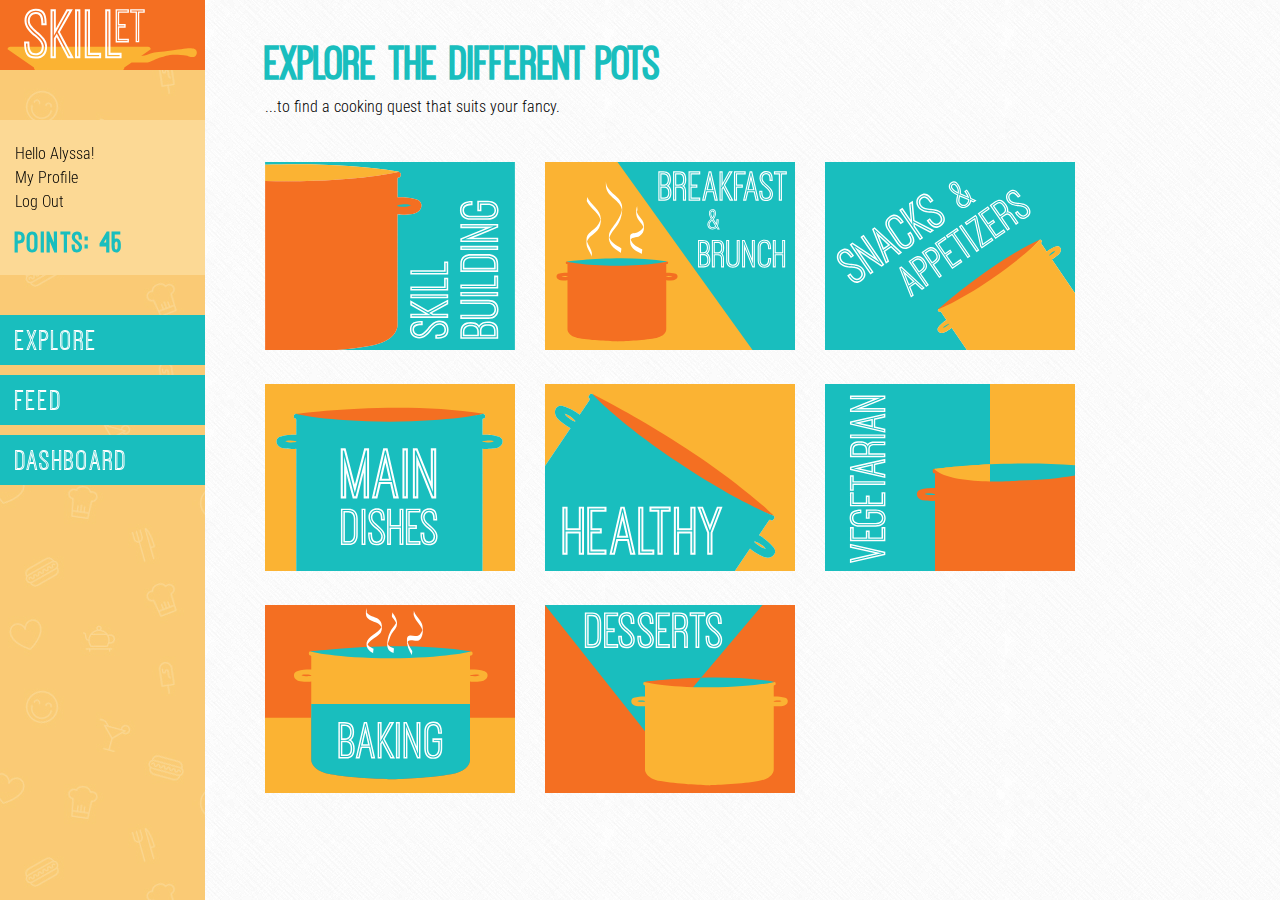
<file: index.html>
<!DOCTYPE html>
<html>
<head>
  <title>Skillet - Play. Learn. Cook.</title>
  <link rel="stylesheet" type="text/css" href="css/01normalize.css">
  <link rel="stylesheet" type="text/css" href="css/02skeleton.css">
  <link href='http://fonts.googleapis.com/css?family=Roboto+Condensed:300,400' rel='stylesheet' type='text/css'>
  <link rel="stylesheet" type="text/css" href="css/styles.css">
</head>
<body>
<div id="header">
  <div id="logo"> <img src="images/logo.svg"> </div>
  <div id="profile_corner">
    <p>Hello Alyssa!<br>
      <a href="#">My Profile</a><br>
      <a href="#">Log Out</a>
    </p>
    <h3>POINTS: 45</h3>
  </div>

  <div id="nav">
    <ul>
      <li><a href="index.html">Explore</a></li>
      <li><a href="feed.html">Feed</a></li>
      <li><a href="dashboard.html">Dashboard</a></li>
    </ul>
  </div>

</div> <!-- closes #header -->

<div id="main">

 <div id="intro">
      <h1>Explore the different Pots</h1>
      <p>...to find a cooking quest that suits your fancy.</p>
  </div>

  
  <div id="content">  

    <div id="pots_all">

      <div class="pot">
        <img src="images/01pot_skill.svg">
      </div>
      <div class="pot">
        <img src="images/02pot_breakfast.svg">
      </div>
      <div class="pot">
        <img src="images/03pot_snacks.svg">
      </div>
      <div class="pot">
        <img src="images/04pot_main.svg">
      </div>


      <div class="pot">
        <img src="images/05pot_healthy.svg">
      </div>
      <div class="pot">
        <img src="images/06pot_vegetarian.svg">
      </div>
      <div class="pot">
        <img src="images/07pot_baking.svg">
      </div>
      <div class="pot">
        <img src="images/08pot_desserts.svg">
      </div>

    </div> <!-- closes #pots_all -->

  </div> <!-- closes #content -->

</div> <!-- closes .container -->

</body>
</html>
</file>
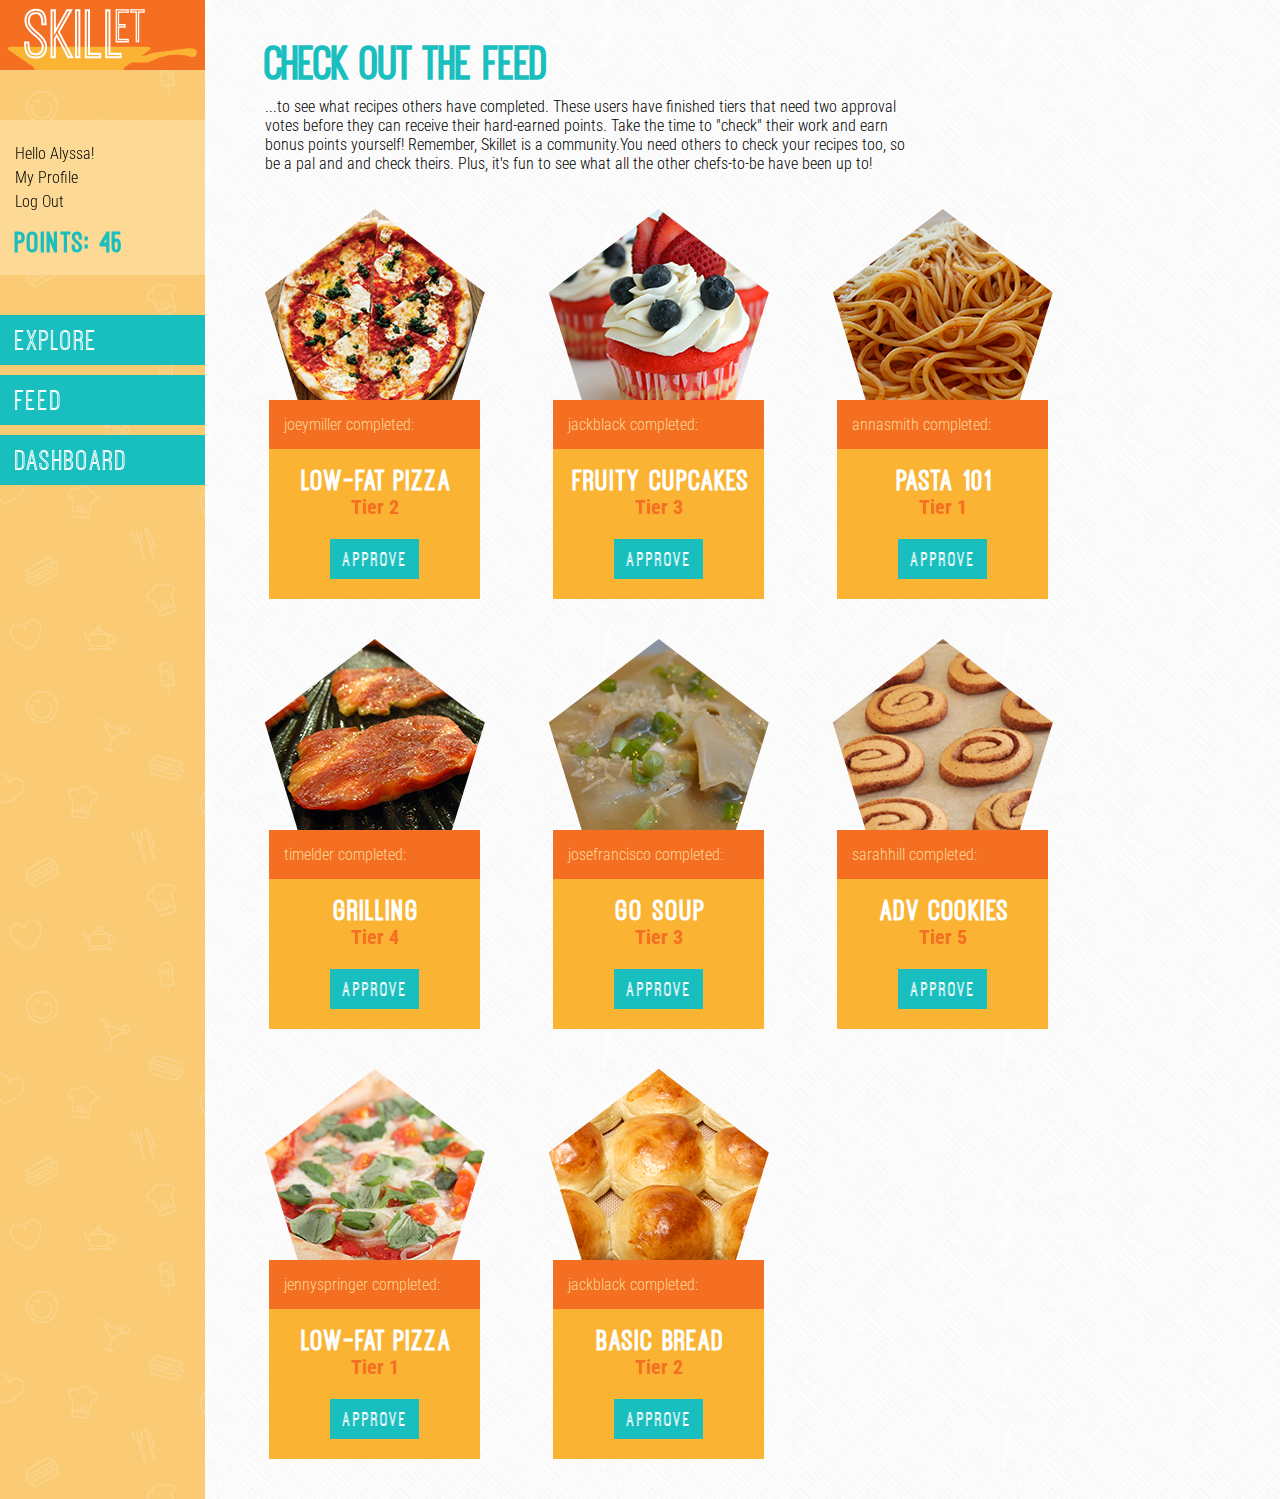
<file: feed.html>
<!DOCTYPE html>
<html>
<head>
  <title>Skillet - Play. Learn. Cook.</title>
  <link rel="stylesheet" type="text/css" href="css/01normalize.css">
  <link rel="stylesheet" type="text/css" href="css/02skeleton.css">
  <link href='http://fonts.googleapis.com/css?family=Roboto+Condensed:300,400' rel='stylesheet' type='text/css'>
  <link rel="stylesheet" type="text/css" href="css/styles.css">
</head>
<body>
<div id="header">
  <div id="logo"> <img src="images/logo.svg"> </div>
  <div id="profile_corner">
    <p>Hello Alyssa!<br>
      <a href="#">My Profile</a><br>
      <a href="#">Log Out</a>
    </p>
    <h3>POINTS: 45</h3>
  </div> <!-- closes #profile_corner -->

  <div id="nav">
    <ul>
      <li><a href="index.html">Explore</a></li>
      <li><a href="feed.html">Feed</a></li>
      <li><a href="dashboard.html">Dashboard</a></li>
    </ul>
  </div> <!-- closes #nav -->

</div> <!-- closes #header -->

<div id="main">
  
 <div id="intro">
      <h1>Check out the Feed</h1>
      <p>...to see what recipes others have completed. These users have finished tiers that need two approval votes before they can receive their hard-earned points. Take the time to "check" their work and earn bonus points yourself! Remember, Skillet is a community.You need others to check your recipes too, so be a pal and and check theirs. Plus, it's fun to see what all the other chefs-to-be have been up to!
      </p>  
  </div> <!-- closes #intro -->

  
  <div id="content"> 


    <div id="feed_all">

      <div class="feed_item">
        <div class="penta gon"></div>
        <div class="feed_textbox">
          <p>joeymiller completed:</p>
          <h3>Low-Fat Pizza</h3>
          <h4>Tier 2</h4>
          <button>Approve</button>
        </div>
      </div>

      <div class="feed_item">
        <div class="penta gon"></div>
        <div class="feed_textbox">
          <p>jackblack completed:</p>
          <h3>Fruity Cupcakes</h3>
          <h4>Tier 3</h4>
          <button>Approve</button>
        </div>
      </div>

      <div class="feed_item">
        <div class="penta gon"></div>
        <div class="feed_textbox">
          <p>annasmith completed:</p>
          <h3>Pasta 101</h3>
          <h4>Tier 1</h4>
          <button>Approve</button>
        </div>
      </div>

      <div class="feed_item">
        <div class="penta gon"></div>
        <div class="feed_textbox">
          <p>timelder completed:</p>
          <h3>Grilling</h3>
          <h4>Tier 4</h4>
          <button>Approve</button>
        </div>
      </div>

      <div class="feed_item">
        <div class="penta gon"></div>
        <div class="feed_textbox">
          <p>josefrancisco completed:</p>
          <h3>Go Soup</h3>
          <h4>Tier 3</h4>
          <button>Approve</button>
        </div>
      </div>

      <div class="feed_item">
        <div class="penta gon"></div>
        <div class="feed_textbox">
          <p>sarahhill completed:</p>
          <h3>Adv Cookies</h3>
          <h4>Tier 5</h4>
          <button>Approve</button>
        </div>
      </div>

      <div class="feed_item">
        <div class="penta gon"></div>
        <div class="feed_textbox">
          <p>jennyspringer completed:</p>
          <h3>Low-Fat Pizza</h3>
          <h4>Tier 1</h4>
          <button>Approve</button>
        </div>
      </div>

      <div class="feed_item">
        <div class="penta gon"></div>
        <div class="feed_textbox">
          <p>jackblack completed:</p>
          <h3>Basic Bread</h3>
          <h4>Tier 2</h4>
          <button>Approve</button>
        </div>
      </div>

    </div> <!-- closes #feed_all -->


  </div> <!-- closes #content -->

</div> <!-- closes #main -->

</body>
</html>
</file>
<file: css/02skeleton.css>
/*
* Skeleton V1.2
* Copyright 2011, Dave Gamache
* www.getskeleton.com
* Free to use under the MIT license.
* http://www.opensource.org/licenses/mit-license.php
* 6/20/2012
*/


/* Table of Contents
==================================================
    #Base 960 Grid
    #Tablet (Portrait)
    #Mobile (Portrait)
    #Mobile (Landscape)
    #Clearing */



/* #Base 960 Grid
================================================== */

    .container                                  { position: relative; width: 960px; margin: 0 auto; padding: 0; }
    .container .column,
    .container .columns                         { float: left; display: inline; margin-left: 10px; margin-right: 10px; }
    .row                                        { margin-bottom: 20px; }

    /* Nested Column Classes */
    .column.alpha, .columns.alpha               { margin-left: 0; }
    .column.omega, .columns.omega               { margin-right: 0; }

    /* Base Grid */
    .container .one.column,
    .container .one.columns                     { width: 40px;  }
    .container .two.columns                     { width: 100px; }
    .container .three.columns                   { width: 160px; }
    .container .four.columns                    { width: 220px; }
    .container .five.columns                    { width: 280px; }
    .container .six.columns                     { width: 340px; }
    .container .seven.columns                   { width: 400px; }
    .container .eight.columns                   { width: 460px; }
    .container .nine.columns                    { width: 520px; }
    .container .ten.columns                     { width: 580px; }
    .container .eleven.columns                  { width: 640px; }
    .container .twelve.columns                  { width: 700px; }
    .container .thirteen.columns                { width: 760px; }
    .container .fourteen.columns                { width: 820px; }
    .container .fifteen.columns                 { width: 880px; }
    .container .sixteen.columns                 { width: 940px; }

    .container .one-third.column                { width: 300px; }
    .container .two-thirds.column               { width: 620px; }

    /* Offsets */
    .container .offset-by-one                   { padding-left: 60px;  }
    .container .offset-by-two                   { padding-left: 120px; }
    .container .offset-by-three                 { padding-left: 180px; }
    .container .offset-by-four                  { padding-left: 240px; }
    .container .offset-by-five                  { padding-left: 300px; }
    .container .offset-by-six                   { padding-left: 360px; }
    .container .offset-by-seven                 { padding-left: 420px; }
    .container .offset-by-eight                 { padding-left: 480px; }
    .container .offset-by-nine                  { padding-left: 540px; }
    .container .offset-by-ten                   { padding-left: 600px; }
    .container .offset-by-eleven                { padding-left: 660px; }
    .container .offset-by-twelve                { padding-left: 720px; }
    .container .offset-by-thirteen              { padding-left: 780px; }
    .container .offset-by-fourteen              { padding-left: 840px; }
    .container .offset-by-fifteen               { padding-left: 900px; }



/* #Tablet (Portrait)
================================================== */

    /* Note: Design for a width of 768px */

    @media only screen and (min-width: 768px) and (max-width: 959px) {
        .container                                  { width: 768px; }
        .container .column,
        .container .columns                         { margin-left: 10px; margin-right: 10px;  }
        .column.alpha, .columns.alpha               { margin-left: 0; margin-right: 10px; }
        .column.omega, .columns.omega               { margin-right: 0; margin-left: 10px; }
        .alpha.omega                                { margin-left: 0; margin-right: 0; }

        .container .one.column,
        .container .one.columns                     { width: 28px; }
        .container .two.columns                     { width: 76px; }
        .container .three.columns                   { width: 124px; }
        .container .four.columns                    { width: 172px; }
        .container .five.columns                    { width: 220px; }
        .container .six.columns                     { width: 268px; }
        .container .seven.columns                   { width: 316px; }
        .container .eight.columns                   { width: 364px; }
        .container .nine.columns                    { width: 412px; }
        .container .ten.columns                     { width: 460px; }
        .container .eleven.columns                  { width: 508px; }
        .container .twelve.columns                  { width: 556px; }
        .container .thirteen.columns                { width: 604px; }
        .container .fourteen.columns                { width: 652px; }
        .container .fifteen.columns                 { width: 700px; }
        .container .sixteen.columns                 { width: 748px; }

        .container .one-third.column                { width: 236px; }
        .container .two-thirds.column               { width: 492px; }

        /* Offsets */
        .container .offset-by-one                   { padding-left: 48px; }
        .container .offset-by-two                   { padding-left: 96px; }
        .container .offset-by-three                 { padding-left: 144px; }
        .container .offset-by-four                  { padding-left: 192px; }
        .container .offset-by-five                  { padding-left: 240px; }
        .container .offset-by-six                   { padding-left: 288px; }
        .container .offset-by-seven                 { padding-left: 336px; }
        .container .offset-by-eight                 { padding-left: 384px; }
        .container .offset-by-nine                  { padding-left: 432px; }
        .container .offset-by-ten                   { padding-left: 480px; }
        .container .offset-by-eleven                { padding-left: 528px; }
        .container .offset-by-twelve                { padding-left: 576px; }
        .container .offset-by-thirteen              { padding-left: 624px; }
        .container .offset-by-fourteen              { padding-left: 672px; }
        .container .offset-by-fifteen               { padding-left: 720px; }
    }


/*  #Mobile (Portrait)
================================================== */

    /* Note: Design for a width of 320px */

    @media only screen and (max-width: 767px) {
        .container { width: 300px; }
        .container .columns,
        .container .column { margin: 0; }

        .container .one.column,
        .container .one.columns,
        .container .two.columns,
        .container .three.columns,
        .container .four.columns,
        .container .five.columns,
        .container .six.columns,
        .container .seven.columns,
        .container .eight.columns,
        .container .nine.columns,
        .container .ten.columns,
        .container .eleven.columns,
        .container .twelve.columns,
        .container .thirteen.columns,
        .container .fourteen.columns,
        .container .fifteen.columns,
        .container .sixteen.columns,
        .container .one-third.column,
        .container .two-thirds.column  { width: 300px; }

        /* Offsets */
        .container .offset-by-one,
        .container .offset-by-two,
        .container .offset-by-three,
        .container .offset-by-four,
        .container .offset-by-five,
        .container .offset-by-six,
        .container .offset-by-seven,
        .container .offset-by-eight,
        .container .offset-by-nine,
        .container .offset-by-ten,
        .container .offset-by-eleven,
        .container .offset-by-twelve,
        .container .offset-by-thirteen,
        .container .offset-by-fourteen,
        .container .offset-by-fifteen { padding-left: 0; }

    }


/* #Mobile (Landscape)
================================================== */

    /* Note: Design for a width of 480px */

    @media only screen and (min-width: 480px) and (max-width: 767px) {
        .container { width: 420px; }
        .container .columns,
        .container .column { margin: 0; }

        .container .one.column,
        .container .one.columns,
        .container .two.columns,
        .container .three.columns,
        .container .four.columns,
        .container .five.columns,
        .container .six.columns,
        .container .seven.columns,
        .container .eight.columns,
        .container .nine.columns,
        .container .ten.columns,
        .container .eleven.columns,
        .container .twelve.columns,
        .container .thirteen.columns,
        .container .fourteen.columns,
        .container .fifteen.columns,
        .container .sixteen.columns,
        .container .one-third.column,
        .container .two-thirds.column { width: 420px; }
    }


/* #Clearing
================================================== */

    /* Self Clearing Goodness */
    .container:after { content: "\0020"; display: block; height: 0; clear: both; visibility: hidden; }

    /* Use clearfix class on parent to clear nested columns,
    or wrap each row of columns in a <div class="row"> */
    .clearfix:before,
    .clearfix:after,
    .row:before,
    .row:after {
      content: '\0020';
      display: block;
      overflow: hidden;
      visibility: hidden;
      width: 0;
      height: 0; }
    .row:after,
    .clearfix:after {
      clear: both; }
    .row,
    .clearfix {
      zoom: 1; }

    /* You can also use a <br class="clear" /> to clear columns */
    .clear {
      clear: both;
      display: block;
      overflow: hidden;
      visibility: hidden;
      width: 0;
      height: 0;
    }
</file>
<file: css/styles.css>
html {
  height: 100%;
}

/* Generated by Font Squirrel (http://www.fontsquirrel.com) on March 18, 2014 */

@font-face {
    font-family: 'ostrich_sans_inlineregular';
    src: url('ostrich_sans_inline-regular-webfont.eot');
    src: url('ostrich_sans_inline-regular-webfont.eot?#iefix') format('embedded-opentype'),
         url('ostrich_sans_inline-regular-webfont.woff') format('woff'),
         url('ostrich_sans_inline-regular-webfont.ttf') format('truetype'),
         url('ostrich_sans_inline-regular-webfont.svg#ostrich_sans_inlineregular') format('svg');
    font-weight: normal;
    font-style: normal;

}

body {
  background-color: white;
  background: url("../images/bg4.jpg");
  background-repeat: repeat;
  font-family: 'Roboto Condensed', sans-serif;
  font-weight: 300; 
  height: 100%;
}

img {
  margin: 0px;
  padding: 0px;
}

a {
  text-decoration: none;
  color: black;
}

#header {
  display: inline-block;
  width: 16%;
  position: fixed;
  left: 0px;
  top: 0px;
}

#logo {
  display: block;
  margin: 0px;
  padding: 0px;
  height: 80px;
  width: 100%;
}

#logo img {
  width: 100%;
}

#profile_corner {
  width: 100%;
  background-color: #FCD995;
  display: block;
  margin-top: 40px;
  margin-bottom: 40px;
  padding-top: 6px;
  padding-bottom: 6px;
  line-height: 1.5em;
}

#profile_corner p {
  margin-left: 15px;
}

#profile_corner h3 {
  font-family: 'ostrich_sans_inlineregular', sans-serif;
  letter-spacing: 2px;
  font-size: 30px;
  margin: 0px;
  margin-left: 15px;
  margin-bottom: 15px;
  color: #19bebe;
}

#nav {
  display: block;
  list-style-type: none;
  padding: 0px;
  margin: 0px;
}

#nav a, #nav a:visited {
  font-family: 'ostrich_sans_inlineregular', sans-serif;
  color: white;
  font-size: 30px;
  letter-spacing: 2px;
}

#nav a:hover {
  font-family: 'ostrich_sans_inlineregular', sans-serif;
  color: #FFF2D9;
  font-size: 30px;
  letter-spacing: 2px;
}

#nav ul {
  margin: 0px;
  padding: 0px;
  width: 100%;
  list-style-type: none;
}

#nav ul li {
  background-color: #19bebe;
  padding: 10px;
  margin-top: 10px;
  margin-bottom: 10px;
  padding-left: 15px;
}

#main {
  background-color: white;
  background: url("../images/bg6.png");
  background-repeat: repeat;
  display: inline-block;
  margin-top: 0px;
  margin-left: 16%;
  min-height: 100%;
  width: 84%;
}

#intro {
  margin-left: 60px;
  width: 60%;
}

#intro h1 {
  margin-top: 38px;
  margin-bottom: 10px;
  font-family: 'ostrich_sans_inlineregular', sans-serif;
  color: #19bebe;
  font-size: 3em;
  text-align: left;
}

#intro p {
  margin-top: 0px;
  text-align: left;
}




#content {
  display: block;
  min-height: 100%;
  margin-left: 60px;
  padding-bottom: 20px;
}

.pot {
  display: inline-block;
  float: left;
  margin-right: 30px;
  margin-top: 30px;
}

.pots_row .pot:last-child {
  margin-right: 0px;
}


/*.pot:first-child {
  margin-left: 24px;
}

.pot:last-child {
  margin-right: 24px;
}*/

/



#feed_all {
/*  margin-left: 60px;*/
  /*padding-bottom: 20px;*/
}

.feed_item {
  display: inline-block;
  width: 220px;
  margin: 0 auto;
  padding: 20px 60px 20px 0px;
}

.gon {
  width: 220px;
  height: 220px;
  background: url('../images/pizza2.jpg') no-repeat 50% 50%;
  background-size: 220px 220px;
  display: block;
}

div:nth-child(2) > div.gon {
  background: url('../images/cupcakes.jpg') no-repeat 50% 50%;
}

div:nth-child(3) > div.gon {
  background: url('../images/pasta.jpg') no-repeat 50% 50%;
}

div:nth-child(4) > div.gon {
  background: url('../images/grilling.jpg') no-repeat 50% 50%;
}

div:nth-child(5) > div.gon {
  background: url('../images/soup.jpg') no-repeat 50% 50%;
}

div:nth-child(6) > div.gon {
  background: url('../images/cookies.jpg') no-repeat 50% 50%;
}

div:nth-child(7) > div.gon {
  background: url('../images/pizza3.jpg') no-repeat 50% 50%;
}

div:nth-child(8) > div.gon {
  background: url('../images/bread.jpg') no-repeat 50% 50%;
}

.penta {
  -webkit-clip-path: polygon(
    50% 0, 100% 38%, 81% 100%, 19% 100%, 0 38%
  );
  -moz-clip-path: polygon(
    50% 0, 100% 38%, 81% 100%, 19% 100%, 0 38%
  );
  -ms-clip-path: polygon(
    50% 0, 100% 38%, 81% 100%, 19% 100%, 0 38%
  );
  clip-path: polygon(
    50% 0, 100% 38%, 81% 100%, 19% 100%, 0 38%
  );
}

.feed_textbox {
  display: block;
  text-align: center;
  background-color: #fbb333;
  margin: 0 auto;
  margin-top: -45px;
  padding-top: 0px;
  position: relative;
  width: 96%;
}

.feed_textbox p {
  text-align: left;
  padding: 15px;
  background-color: #f46f22;
  color: #FCD995;
}

.feed_textbox h3 {
  font-family: 'ostrich_sans_inlineregular', sans-serif;
  letter-spacing: 2px;
  font-size: 30px;
  color: white;
  margin: 0em;
  margin-left: 5px;
}

.feed_textbox h4 {
  font-family: 'Roboto Condensed', sans-serif;
  font-size: 20px;
  color: #f46f22;
  margin: 0em;
  margin-bottom: 20px;
}

.feed_textbox button {
  font-family: 'ostrich_sans_inlineregular', sans-serif;
  letter-spacing: 2px;
  font-size: 20px;
  margin-bottom: 20px;
  background-color: #19bebe;
  border: none;
  color: white;
  padding: 10px 12px;
}
</file>
<file: css/01normalize.css>
/*! normalize.css v1.1.3 | MIT License | git.io/normalize */

/* ==========================================================================
   HTML5 display definitions
   ========================================================================== */

/**
 * Correct `block` display not defined in IE 6/7/8/9 and Firefox 3.
 */

article,
aside,
details,
figcaption,
figure,
footer,
header,
hgroup,
main,
nav,
section,
summary {
    display: block;
}

/**
 * Correct `inline-block` display not defined in IE 6/7/8/9 and Firefox 3.
 */

audio,
canvas,
video {
    display: inline-block;
    *display: inline;
    *zoom: 1;
}

/**
 * Prevent modern browsers from displaying `audio` without controls.
 * Remove excess height in iOS 5 devices.
 */

audio:not([controls]) {
    display: none;
    height: 0;
}

/**
 * Address styling not present in IE 7/8/9, Firefox 3, and Safari 4.
 * Known issue: no IE 6 support.
 */

[hidden] {
    display: none;
}

/* ==========================================================================
   Base
   ========================================================================== */

/**
 * 1. Correct text resizing oddly in IE 6/7 when body `font-size` is set using
 *    `em` units.
 * 2. Prevent iOS text size adjust after orientation change, without disabling
 *    user zoom.
 */

html {
    font-size: 100%; /* 1 */
    -ms-text-size-adjust: 100%; /* 2 */
    -webkit-text-size-adjust: 100%; /* 2 */
}

/**
 * Address `font-family` inconsistency between `textarea` and other form
 * elements.
 */

html,
button,
input,
select,
textarea {
    font-family: sans-serif;
}

/**
 * Address margins handled incorrectly in IE 6/7.
 */

body {
    margin: 0;
}

/* ==========================================================================
   Links
   ========================================================================== */

/**
 * Address `outline` inconsistency between Chrome and other browsers.
 */

a:focus {
    outline: thin dotted;
}

/**
 * Improve readability when focused and also mouse hovered in all browsers.
 */

a:active,
a:hover {
    outline: 0;
}

/* ==========================================================================
   Typography
   ========================================================================== */

/**
 * Address font sizes and margins set differently in IE 6/7.
 * Address font sizes within `section` and `article` in Firefox 4+, Safari 5,
 * and Chrome.
 */

h1 {
    font-size: 2em;
    margin: 0.67em 0;
}

h2 {
    font-size: 1.5em;
    margin: 0.83em 0;
}

h3 {
    font-size: 1.17em;
    margin: 1em 0;
}

h4 {
    font-size: 1em;
    margin: 1.33em 0;
}

h5 {
    font-size: 0.83em;
    margin: 1.67em 0;
}

h6 {
    font-size: 0.67em;
    margin: 2.33em 0;
}

/**
 * Address styling not present in IE 7/8/9, Safari 5, and Chrome.
 */

abbr[title] {
    border-bottom: 1px dotted;
}

/**
 * Address style set to `bolder` in Firefox 3+, Safari 4/5, and Chrome.
 */

b,
strong {
    font-weight: bold;
}

blockquote {
    margin: 1em 40px;
}

/**
 * Address styling not present in Safari 5 and Chrome.
 */

dfn {
    font-style: italic;
}

/**
 * Address differences between Firefox and other browsers.
 * Known issue: no IE 6/7 normalization.
 */

hr {
    -moz-box-sizing: content-box;
    box-sizing: content-box;
    height: 0;
}

/**
 * Address styling not present in IE 6/7/8/9.
 */

mark {
    background: #ff0;
    color: #000;
}

/**
 * Address margins set differently in IE 6/7.
 */

p,
pre {
    margin: 1em 0;
}

/**
 * Correct font family set oddly in IE 6, Safari 4/5, and Chrome.
 */

code,
kbd,
pre,
samp {
    font-family: monospace, serif;
    _font-family: 'courier new', monospace;
    font-size: 1em;
}

/**
 * Improve readability of pre-formatted text in all browsers.
 */

pre {
    white-space: pre;
    white-space: pre-wrap;
    word-wrap: break-word;
}

/**
 * Address CSS quotes not supported in IE 6/7.
 */

q {
    quotes: none;
}

/**
 * Address `quotes` property not supported in Safari 4.
 */

q:before,
q:after {
    content: '';
    content: none;
}

/**
 * Address inconsistent and variable font size in all browsers.
 */

small {
    font-size: 80%;
}

/**
 * Prevent `sub` and `sup` affecting `line-height` in all browsers.
 */

sub,
sup {
    font-size: 75%;
    line-height: 0;
    position: relative;
    vertical-align: baseline;
}

sup {
    top: -0.5em;
}

sub {
    bottom: -0.25em;
}

/* ==========================================================================
   Lists
   ========================================================================== */

/**
 * Address margins set differently in IE 6/7.
 */

dl,
menu,
ol,
ul {
    margin: 1em 0;
}

dd {
    margin: 0 0 0 40px;
}

/**
 * Address paddings set differently in IE 6/7.
 */

menu,
ol,
ul {
    padding: 0 0 0 40px;
}

/**
 * Correct list images handled incorrectly in IE 7.
 */

nav ul,
nav ol {
    list-style: none;
    list-style-image: none;
}

/* ==========================================================================
   Embedded content
   ========================================================================== */

/**
 * 1. Remove border when inside `a` element in IE 6/7/8/9 and Firefox 3.
 * 2. Improve image quality when scaled in IE 7.
 */

img {
    border: 0; /* 1 */
    -ms-interpolation-mode: bicubic; /* 2 */
}

/**
 * Correct overflow displayed oddly in IE 9.
 */

svg:not(:root) {
    overflow: hidden;
}

/* ==========================================================================
   Figures
   ========================================================================== */

/**
 * Address margin not present in IE 6/7/8/9, Safari 5, and Opera 11.
 */

figure {
    margin: 0;
}

/* ==========================================================================
   Forms
   ========================================================================== */

/**
 * Correct margin displayed oddly in IE 6/7.
 */

form {
    margin: 0;
}

/**
 * Define consistent border, margin, and padding.
 */

fieldset {
    border: 1px solid #c0c0c0;
    margin: 0 2px;
    padding: 0.35em 0.625em 0.75em;
}

/**
 * 1. Correct color not being inherited in IE 6/7/8/9.
 * 2. Correct text not wrapping in Firefox 3.
 * 3. Correct alignment displayed oddly in IE 6/7.
 */

legend {
    border: 0; /* 1 */
    padding: 0;
    white-space: normal; /* 2 */
    *margin-left: -7px; /* 3 */
}

/**
 * 1. Correct font size not being inherited in all browsers.
 * 2. Address margins set differently in IE 6/7, Firefox 3+, Safari 5,
 *    and Chrome.
 * 3. Improve appearance and consistency in all browsers.
 */

button,
input,
select,
textarea {
    font-size: 100%; /* 1 */
    margin: 0; /* 2 */
    vertical-align: baseline; /* 3 */
    *vertical-align: middle; /* 3 */
}

/**
 * Address Firefox 3+ setting `line-height` on `input` using `!important` in
 * the UA stylesheet.
 */

button,
input {
    line-height: normal;
}

/**
 * Address inconsistent `text-transform` inheritance for `button` and `select`.
 * All other form control elements do not inherit `text-transform` values.
 * Correct `button` style inheritance in Chrome, Safari 5+, and IE 6+.
 * Correct `select` style inheritance in Firefox 4+ and Opera.
 */

button,
select {
    text-transform: none;
}

/**
 * 1. Avoid the WebKit bug in Android 4.0.* where (2) destroys native `audio`
 *    and `video` controls.
 * 2. Correct inability to style clickable `input` types in iOS.
 * 3. Improve usability and consistency of cursor style between image-type
 *    `input` and others.
 * 4. Remove inner spacing in IE 7 without affecting normal text inputs.
 *    Known issue: inner spacing remains in IE 6.
 */

button,
html input[type="button"], /* 1 */
input[type="reset"],
input[type="submit"] {
    -webkit-appearance: button; /* 2 */
    cursor: pointer; /* 3 */
    *overflow: visible;  /* 4 */
}

/**
 * Re-set default cursor for disabled elements.
 */

button[disabled],
html input[disabled] {
    cursor: default;
}

/**
 * 1. Address box sizing set to content-box in IE 8/9.
 * 2. Remove excess padding in IE 8/9.
 * 3. Remove excess padding in IE 7.
 *    Known issue: excess padding remains in IE 6.
 */

input[type="checkbox"],
input[type="radio"] {
    box-sizing: border-box; /* 1 */
    padding: 0; /* 2 */
    *height: 13px; /* 3 */
    *width: 13px; /* 3 */
}

/**
 * 1. Address `appearance` set to `searchfield` in Safari 5 and Chrome.
 * 2. Address `box-sizing` set to `border-box` in Safari 5 and Chrome
 *    (include `-moz` to future-proof).
 */

input[type="search"] {
    -webkit-appearance: textfield; /* 1 */
    -moz-box-sizing: content-box;
    -webkit-box-sizing: content-box; /* 2 */
    box-sizing: content-box;
}

/**
 * Remove inner padding and search cancel button in Safari 5 and Chrome
 * on OS X.
 */

input[type="search"]::-webkit-search-cancel-button,
input[type="search"]::-webkit-search-decoration {
    -webkit-appearance: none;
}

/**
 * Remove inner padding and border in Firefox 3+.
 */

button::-moz-focus-inner,
input::-moz-focus-inner {
    border: 0;
    padding: 0;
}

/**
 * 1. Remove default vertical scrollbar in IE 6/7/8/9.
 * 2. Improve readability and alignment in all browsers.
 */

textarea {
    overflow: auto; /* 1 */
    vertical-align: top; /* 2 */
}

/* ==========================================================================
   Tables
   ========================================================================== */

/**
 * Remove most spacing between table cells.
 */

table {
    border-collapse: collapse;
    border-spacing: 0;
}
</file>
